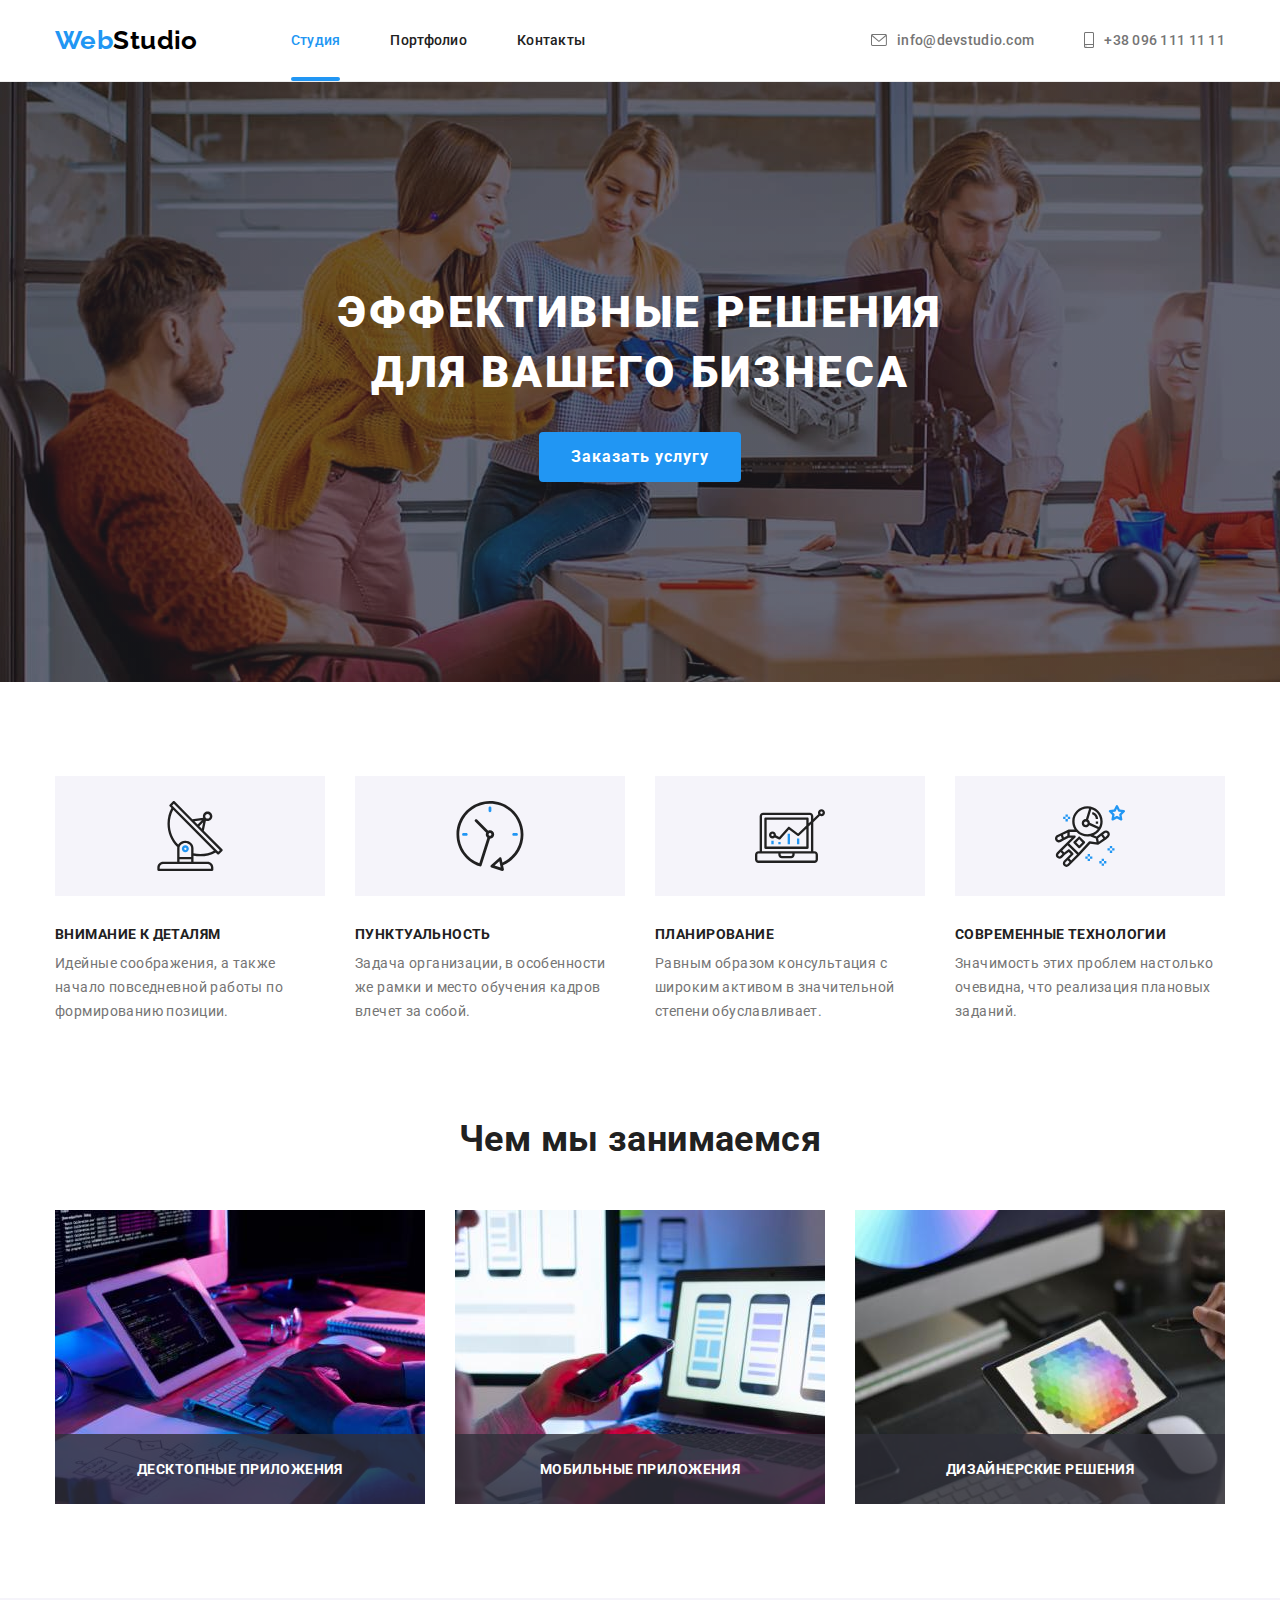
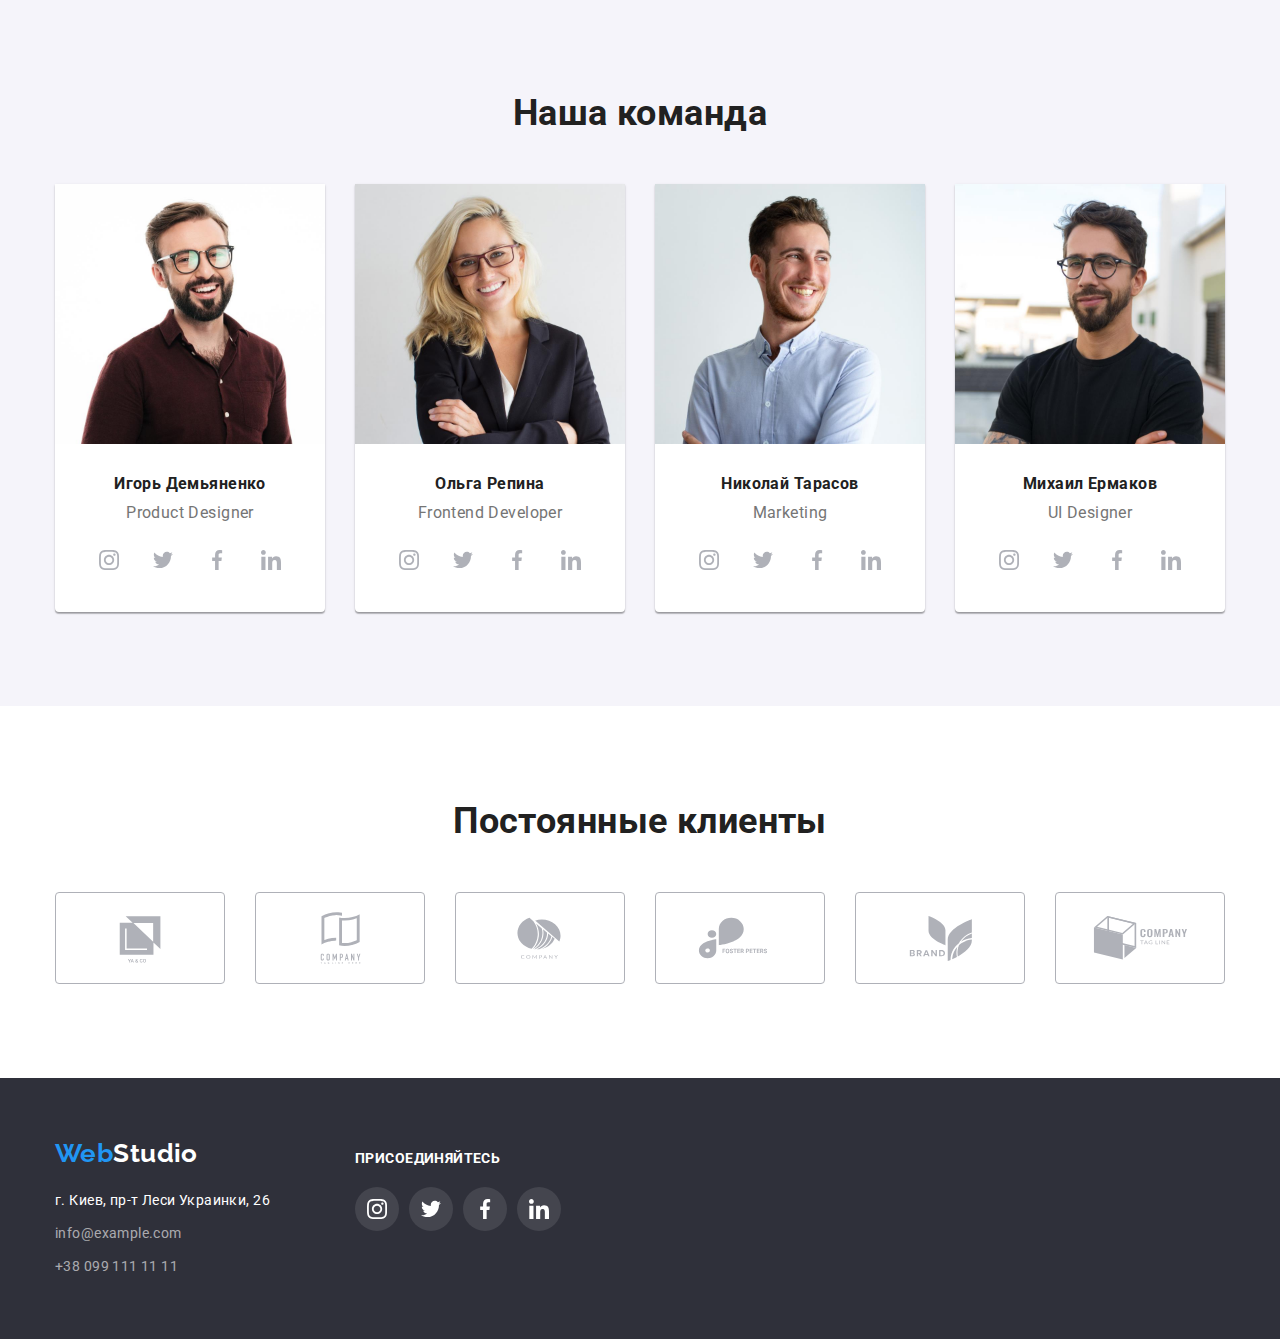
<file: index.html>
<!DOCTYPE html>
<html lang="ru">
  <head>
    <meta charset="UTF-8" />
    <meta http-equiv="X-UA-Compatible" content="IE=edge" />
    <meta name="viewport" content="width=device-width, initial-scale=1.0" />
	<link rel="shortcut icon" href="favicon.png" type="image/png">
    <title>Главная</title>
    <link
      rel="stylesheet"
      href="https://fonts.googleapis.com/css2?family=Raleway:wght@700&family=Roboto:wght@400;500;700;900&display=swap"
    />
    <link
      rel="stylesheet"
      href="https://cdnjs.cloudflare.com/ajax/libs/modern-normalize/1.0.0/modern-normalize.min.css"
    />
    <link rel="stylesheet" href="./css/styles.css" />
  </head>
  <body>
    <!-- Верхняя линия -->
    <header class="upper-line">
      <div class="container flex">
        <a class="link brand" href="./index.html">
          <span class="brand-color-one">Web</span><span class="brand-color-two">Studio</span>
        </a>
        <nav class="nav-links">
          <ul class="list-box">
            <li class="list"><a class="link active" href="./index.html">Студия</a></li>
            <li class="list"><a class="link" href="./portfolio.html">Портфолио</a></li>
            <li class="list"><a class="link" href="#">Контакты</a></li>
          </ul>
        </nav>
        <ul class="list-box">
          <li class="list email">
            <a class="link flex" href="mailto:info@devstudio.com">
              <svg class="email-icon" width="16px" height="12px">
                <use href="./images/icons.svg#email"></use>
              </svg>
              info@devstudio.com</a
            >
          </li>

          <li class="list phone">
            <a class="link flex" href="tel:+380961111111">
              <svg class="phone-icon" width="10px" height="16px">
                <use href="./images/icons.svg#phone"></use>
              </svg>
              +38 096 111 11 11</a
            >
          </li>
        </ul>
      </div>
    </header>

    <main class="main-content">
      <!-- Шапка -->
      <section class="cap">
        <div class="container flex col">
          <h1 class="cap-title">Эффективные решения для вашего бизнеса</h1>
          <button data-modal-open class="cap-btn" type="button">Заказать услугу</button>
        </div>
      </section>

      <!-- Модальное окно -->
      <div class="backdrop is-hidden" data-modal>
        <div class="modal">
          <button data-modal-close class="btn-close flex">
            <svg class="feature-icon" width="11px" height="11px">
              <use href="./images/icons.svg#close"></use>
            </svg>
          </button>
        </div>
      </div>

      <!-- Особенности -->
      <section class="features section">
        <div class="container">
          <h2 class="hidden">Наши особенности</h2>
          <ul class="list-box">
            <li class="list">
              <div class="feature-box">
                <svg class="feature-icon" width="70px" height="70px">
                  <use href="./images/icons.svg#antenna"></use>
                </svg>
              </div>
              <h3 class="title">Внимание к деталям</h3>
              <p class="text">
                Идейные соображения, а также начало повседневной работы по формированию позиции.
              </p>
            </li>

            <li class="list">
              <div class="feature-box">
                <svg class="feature-icon" width="70px" height="70px">
                  <use href="./images/icons.svg#clock"></use>
                </svg>
              </div>
              <h3 class="title">Пунктуальность</h3>
              <p class="text">
                Задача организации, в особенности же рамки и место обучения кадров влечет за собой.
              </p>
            </li>

            <li class="list">
              <div class="feature-box">
                <svg class="feature-icon" width="70px" height="70px">
                  <use href="./images/icons.svg#diagram"></use>
                </svg>
              </div>
              <h3 class="title">Планирование</h3>
              <p class="text">
                Равным образом консультация с широким активом в значительной степени обуславливает.
              </p>
            </li>

            <li class="list">
              <div class="feature-box">
                <svg class="feature-icon" width="70px" height="70px">
                  <use href="./images/icons.svg#astronaut"></use>
                </svg>
              </div>
              <h3 class="title">Современные технологии</h3>
              <p class="text">
                Значимость этих проблем настолько очевидна, что реализация плановых заданий.
              </p>
            </li>
          </ul>
        </div>
      </section>
      <!-- Чем мы занимаемся -->
      <section class="our-works section">
        <div class="container">
          <h2 class="first title">Чем мы занимаемся</h2>
          <ul class="list-box">
            <li class="list">
              <a class="link" href="#">
                <img src="./images/work1.jpg" width="370" height="294" alt="Изображение работы 1" />
                <div class="label">
                  <h3 class="title">Десктопные приложения</h3>
                </div>
              </a>
            </li>

            <li class="list">
              <a class="link" href="#">
                <img src="./images/work2.jpg" width="370" height="294" alt="Изображение работы 2" />
                <div class="label">
                  <h3 class="title">Мобильные приложения</h3>
                </div>
              </a>
            </li>

            <li class="list">
              <a class="link" href="#">
                <img src="./images/work3.jpg" width="370" height="294" alt="Изображение работы 3" />
                <div class="label">
                  <h3 class="title">Дизайнерские решения</h3>
                </div>
              </a>
            </li>
          </ul>
        </div>
      </section>

      <!-- Наша команда -->
      <section class="our-team section">
        <div class="container">
          <h2 class="first title">Наша команда</h2>
          <ul class="list-box team-cards">
            <li class="list card">
              <img
                src="./images/member1.jpg"
                width="270"
                height="260"
                alt="Фото Игоря Демьяненко"
              />
              <div class="team-card">
                <h3 class="title">Игорь Демьяненко</h3>
                <p class="profession">Product Designer</p>
                <ul class="list-box social-icons">
                  <li class="list">
                    <a class="link icon" href="#">
                      <svg class="social-icon" width="20px" height="20px">
                        <use href="./images/icons.svg#instagram"></use>
                      </svg>
                    </a>
                  </li>

                  <li class="list">
                    <a class="link icon" href="#">
                      <svg class="social-icon" width="20px" height="20px">
                        <use href="./images/icons.svg#twitter"></use>
                      </svg>
                    </a>
                  </li>

                  <li class="list">
                    <a class="link icon" href="#">
                      <svg class="social-icon" width="20px" height="20px">
                        <use href="./images/icons.svg#facebook"></use>
                      </svg>
                    </a>
                  </li>

                  <li class="list">
                    <a class="link icon" href="#">
                      <svg class="social-icon" width="20px" height="20px">
                        <use href="./images/icons.svg#linkedin"></use>
                      </svg>
                    </a>
                  </li>
                </ul>
              </div>
            </li>

            <li class="list card">
              <img src="./images/member2.jpg" width="270" height="260" alt="Фото Ольги Репиной" />
              <div class="team-card">
                <h3 class="title">Ольга Репина</h3>
                <p class="profession">Frontend Developer</p>
                <ul class="list-box social-icons">
                  <li class="list">
                    <a class="link icon" href="#">
                      <svg class="social-icon" width="20px" height="20px">
                        <use href="./images/icons.svg#instagram"></use>
                      </svg>
                    </a>
                  </li>

                  <li class="list">
                    <a class="link icon" href="#">
                      <svg class="social-icon" width="20px" height="20px">
                        <use href="./images/icons.svg#twitter"></use>
                      </svg>
                    </a>
                  </li>

                  <li class="list">
                    <a class="link icon" href="#">
                      <svg class="social-icon" width="20px" height="20px">
                        <use href="./images/icons.svg#facebook"></use>
                      </svg>
                    </a>
                  </li>

                  <li class="list">
                    <a class="link icon" href="#">
                      <svg class="social-icon" width="20px" height="20px">
                        <use href="./images/icons.svg#linkedin"></use>
                      </svg>
                    </a>
                  </li>
                </ul>
              </div>
            </li>

            <li class="list card">
              <img
                src="./images/member3.jpg"
                width="270"
                height="260"
                alt="Фото Николая Тарасова"
              />
              <div class="team-card">
                <h3 class="title">Николай Тарасов</h3>
                <p class="profession">Marketing</p>
                <ul class="list-box social-icons">
                  <li class="list">
                    <a class="link icon" href="#">
                      <svg class="social-icon" width="20px" height="20px">
                        <use href="./images/icons.svg#instagram"></use>
                      </svg>
                    </a>
                  </li>

                  <li class="list">
                    <a class="link icon" href="#">
                      <svg class="social-icon" width="20px" height="20px">
                        <use href="./images/icons.svg#twitter"></use>
                      </svg>
                    </a>
                  </li>

                  <li class="list">
                    <a class="link icon" href="#">
                      <svg class="social-icon" width="20px" height="20px">
                        <use href="./images/icons.svg#facebook"></use>
                      </svg>
                    </a>
                  </li>

                  <li class="list">
                    <a class="link icon" href="#">
                      <svg class="social-icon" width="20px" height="20px">
                        <use href="./images/icons.svg#linkedin"></use>
                      </svg>
                    </a>
                  </li>
                </ul>
              </div>
            </li>

            <li class="list card">
              <img
                src="./images/member4.jpg"
                width="270"
                height="260"
                alt="Фото Михаила Ермакова"
              />
              <div class="team-card">
                <h3 class="title">Михаил Ермаков</h3>
                <p class="profession">UI Designer</p>
                <ul class="list-box social-icons">
                  <li class="list">
                    <a class="link icon" href="#">
                      <svg class="social-icon" width="20px" height="20px">
                        <use href="./images/icons.svg#instagram"></use>
                      </svg>
                    </a>
                  </li>

                  <li class="list">
                    <a class="link icon" href="#">
                      <svg class="social-icon" width="20px" height="20px">
                        <use href="./images/icons.svg#twitter"></use>
                      </svg>
                    </a>
                  </li>

                  <li class="list">
                    <a class="link icon" href="#">
                      <svg class="social-icon" width="20px" height="20px">
                        <use href="./images/icons.svg#facebook"></use>
                      </svg>
                    </a>
                  </li>

                  <li class="list">
                    <a class="link icon" href="#">
                      <svg class="social-icon" width="20px" height="20px">
                        <use href="./images/icons.svg#linkedin"></use>
                      </svg>
                    </a>
                  </li>
                </ul>
              </div>
            </li>
          </ul>
        </div>
      </section>

      <section class="reg-customers section">
        <div class="container flex col">
          <h2 class="first title">Постоянные клиенты</h2>
          <ul class="list-box customers-cards">
            <li class="list">
              <a href="#" class="link company-box">
                <svg class="company-icon" width="106px" height="60px">
                  <use href="./images/icons.svg#company-one"></use>
                </svg>
              </a>
            </li>

            <li class="list">
              <a href="#" class="link company-box">
                <svg class="company-icon" width="106px" height="60px">
                  <use href="./images/icons.svg#company-two"></use>
                </svg>
              </a>
            </li>

            <li class="list">
              <a href="#" class="link company-box">
                <svg class="company-icon" width="106px" height="60px">
                  <use href="./images/icons.svg#company-three"></use>
                </svg>
              </a>
            </li>

            <li class="list">
              <a href="#" class="link company-box">
                <svg class="company-icon" width="106px" height="60px">
                  <use href="./images/icons.svg#company-four"></use>
                </svg>
              </a>
            </li>

            <li class="list">
              <a href="#" class="link company-box">
                <svg class="company-icon" width="106px" height="60px">
                  <use href="./images/icons.svg#company-five"></use>
                </svg>
              </a>
            </li>

            <li class="list">
              <a href="#" class="link company-box">
                <svg class="company-icon" width="106px" height="60px">
                  <use href="./images/icons.svg#company-six"></use>
                </svg>
              </a>
            </li>
          </ul>
        </div>
      </section>
    </main>

    <!-- Футер -->
    <footer class="footer">
      <div class="container footer-align">
        <div>
          <div class="brand">
            <a class="link" href="./index.html">
              <span class="brand-color-one">Web</span><span class="brand-color-two">Studio</span>
            </a>
          </div>
          <address class="address">
            <p class="footer-address">г. Киев, пр-т Леси Украинки, 26</p>
            <ul class="list-box col">
              <li class="list">
                <a class="link" href="mailto:info@example.com">info@example.com</a>
              </li>

              <li class="list"><a class="link" href="tel:+380991111111">+38 099 111 11 11</a></li>
            </ul>
          </address>
        </div>
        <div class="social-container">
          <h3 class="title">присоединяйтесь</h3>
          <ul class="list-box social-icons">
            <li class="list">
              <a href="#" class="link icon">
                <svg class="social-icon" width="20px" height="20px">
                  <use href="./images/icons.svg#instagram"></use>
                </svg>
              </a>
            </li>

            <li class="list">
              <a href="#" class="link icon">
                <svg class="social-icon" width="20px" height="20px">
                  <use href="./images/icons.svg#twitter"></use>
                </svg>
              </a>
            </li>

            <li class="list">
              <a href="#" class="link icon">
                <svg class="social-icon" width="20px" height="20px">
                  <use href="./images/icons.svg#facebook"></use>
                </svg>
              </a>
            </li>

            <li class="list">
              <a href="#" class="link icon">
                <svg class="social-icon" width="20px" height="20px">
                  <use href="./images/icons.svg#linkedin"></use>
                </svg>
              </a>
            </li>
          </ul>
        </div>
      </div>
    </footer>

    <script src="./js/modal.js"></script>
  </body>
</html>
</file>
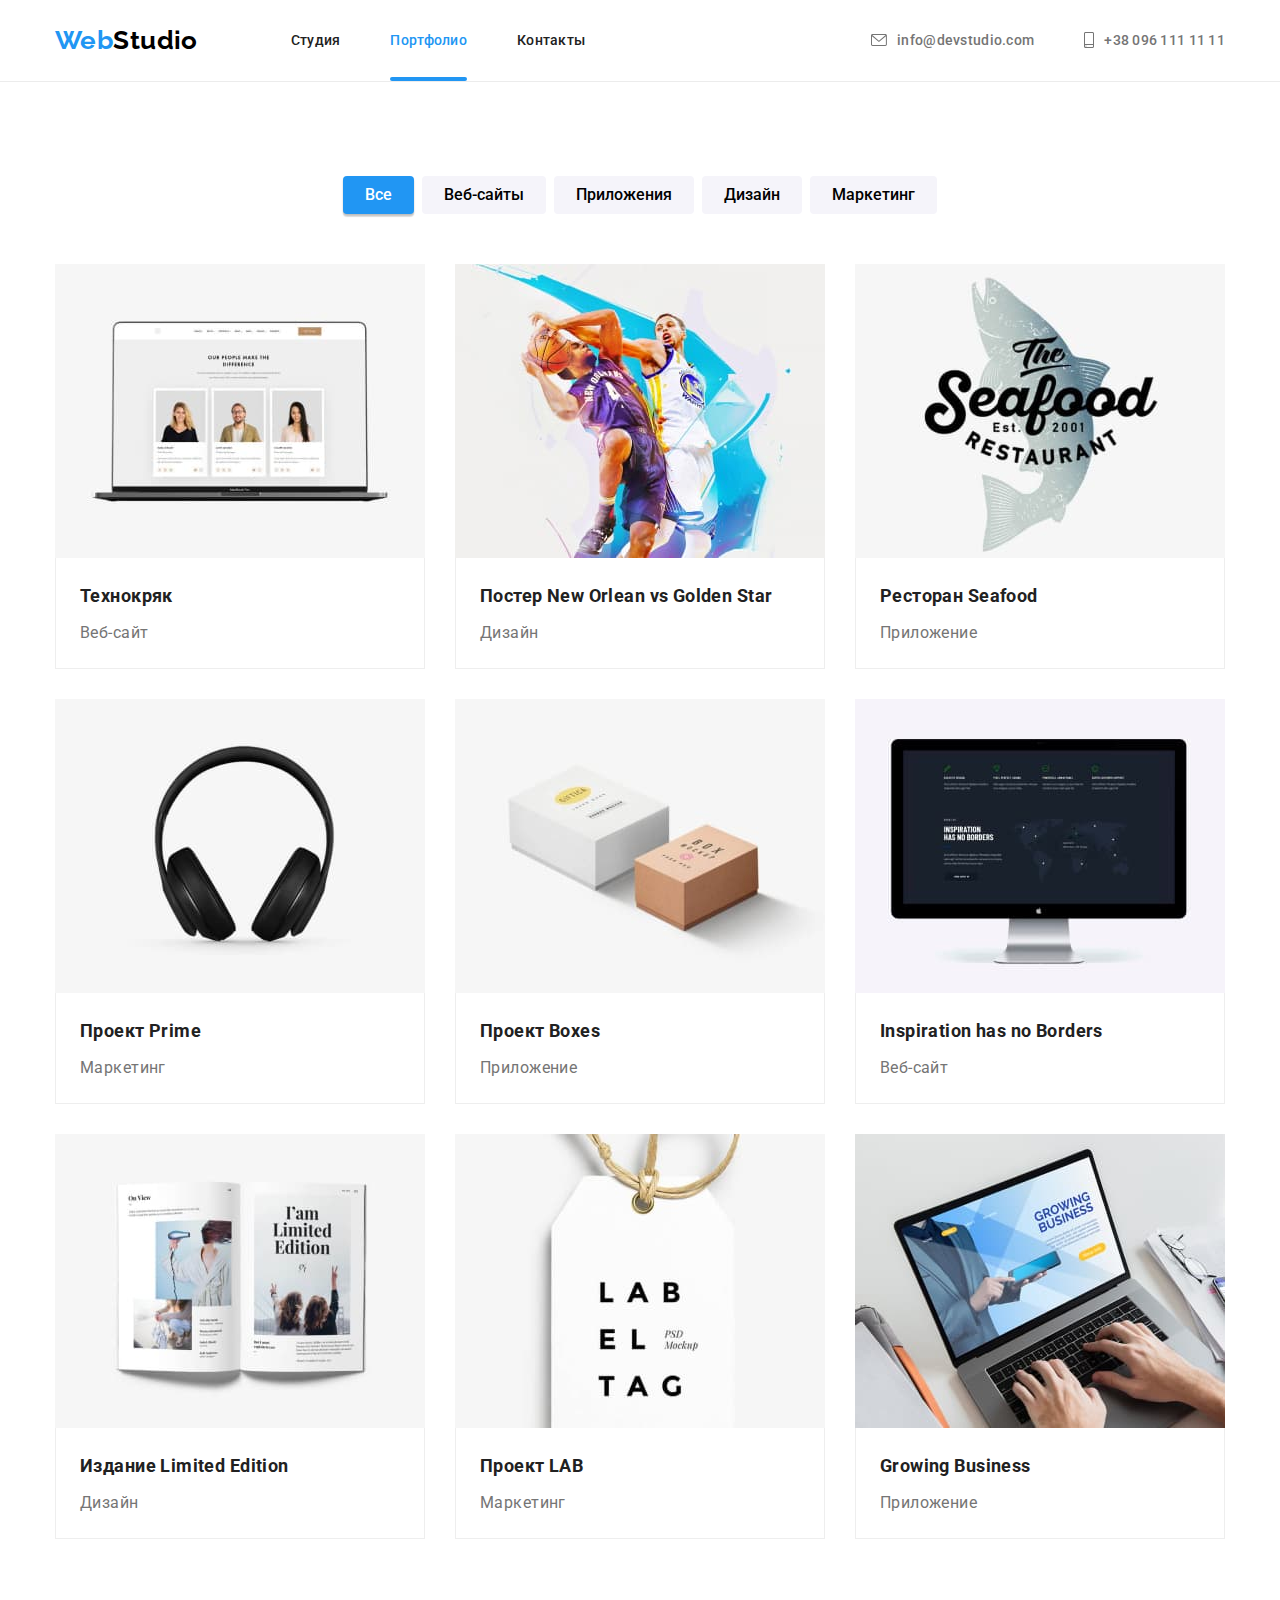
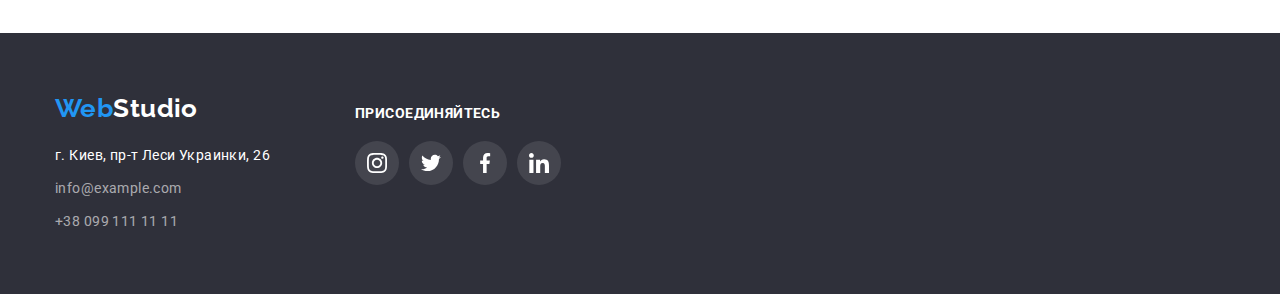
<file: portfolio.html>
<!DOCTYPE html>
<html lang="en">
  <head>
    <meta charset="UTF-8" />
    <meta http-equiv="X-UA-Compatible" content="IE=edge" />
    <meta name="viewport" content="width=device-width, initial-scale=1.0" />
	<link rel="shortcut icon" href="favicon.png" type="image/png">
    <title>Портфолио</title>
    <link
      href="https://fonts.googleapis.com/css2?family=Raleway:wght@700&family=Roboto:wght@400;500;700;900&display=swap"
      rel="stylesheet"
    />
    <link
      rel="stylesheet"
      href="https://cdnjs.cloudflare.com/ajax/libs/modern-normalize/1.0.0/modern-normalize.min.css"
    />
    <link rel="stylesheet" href="./css/styles.css" />
  </head>
  <body>
    <!-- Верхняя линия -->
    <header class="upper-line">
      <div class="container flex">
        <a class="link brand" href="./index.html">
          <span class="brand-color-one">Web</span><span class="brand-color-two">Studio</span>
        </a>
        <nav class="nav-links">
          <ul class="list-box">
            <li class="list"><a class="link" href="./index.html">Студия</a></li>
            <li class="list"><a class="link active" href="./portfolio.html">Портфолио</a></li>
            <li class="list"><a class="link" href="#">Контакты</a></li>
          </ul>
        </nav>
        <ul class="list-box">
          <li class="list email">
            <a class="link flex" href="mailto:info@devstudio.com">
              <svg class="email-icon" width="16px" height="12px">
                <use href="./images/icons.svg#email"></use>
              </svg>
              info@devstudio.com</a
            >
          </li>

          <li class="list phone">
            <a class="link flex" href="tel:+380961111111">
              <svg class="phone-icon" width="10px" height="16px">
                <use href="./images/icons.svg#phone"></use>
              </svg>
              +38 096 111 11 11</a
            >
          </li>
        </ul>
      </div>
    </header>

    <main class="main-content">
      <section class="portfolio section">
        <div class="container flex col">
          <h1 class="hero-title hidden">Наши портфолио</h1>
          <ul class="list-box filters">
            <li class="list"><button class="btn btn-active" type="button">Все</button></li>
            <li class="list"><button class="btn" type="button">Веб-сайты</button></li>
            <li class="list"><button class="btn" type="button">Приложения</button></li>
            <li class="list"><button class="btn" type="button">Дизайн</button></li>
            <li class="list"><button class="btn" type="button">Маркетинг</button></li>
          </ul>

          <ul class="list-box portfolio-cards">
            <li class="list">
              <a href="#" class="link">
                <div class="image-box">
                  <div class="overlay flex">
                      <p class="text">
                        Технокряк это современная площадка распространения коронавируса. Компании используют эту платформу для цифрового шпионажа и атак на защищённые сервера конкурентов.
                      </p>
                  </div>
                  <img
                  src="./images/tehno.jpg"
                  width="370"
                  height="294"
                  alt="Внешний вид веб сайта"
                  />
                </div>
                  <div class="portfolio-card">
                    <h3 class="title">Технокряк</h3>
                    <p class="type">Веб-сайт</p>
                  </div>
              </a>
            </li>

            <li class="list">
              <a href="#" class="link">
                <div class="image-box">
                  <div class="overlay flex">
                      <p class="text">
                        Постер New Orlean vs Golden Star это ...
                      </p>
                  </div>
                <img
                  src="./images/poster.jpg"
                  width="370"
                  height="294"
                  alt="Постер с баскетболистами"
                />
                </div>
                <div class="portfolio-card">
                  <h3 class="title">Постер New Orlean vs Golden Star</h3>
                  <p class="type">Дизайн</p>
                </div>
              </a>
            </li>

            <li class="list">
              <a href="#" class="link">
                <div class="image-box">
                  <div class="overlay flex">
                      <p class="text">
                        Ресторан Seafood это ...
                      </p>
                  </div>
                <img
                  src="./images/restaurant.jpg"
                  width="370"
                  height="294"
                  alt="Ємблема ресторана"
                />
                </div>
                <div class="portfolio-card">
                  <h3 class="title">Ресторан Seafood</h3>
                  <p class="type">Приложение</p>
                </div>
              </a>
            </li>

            <li class="list">
              <a href="#" class="link">
                <div class="image-box">
                  <div class="overlay flex">
                      <p class="text">
                        Проект Prime это ...
                      </p>
                  </div>
                <img
                  src="./images/prime.jpg"
                  width="370"
                  height="294"
                  alt="Изображение с Наушниками"
                />
                </div>
                <div class="portfolio-card">
                  <h3 class="title">Проект Prime</h3>
                  <p class="type">Маркетинг</p>
                </div>
              </a>
            </li>

            <li class="list">
              <a href="#" class="link">
                <div class="image-box">
                  <div class="overlay flex">
                      <p class="text">
                        Проект Boxes это ...
                      </p>
                  </div>
                <img
                  src="./images/boxes.jpg"
                  width="370"
                  height="294"
                  alt="Изображение с коробками"
                />
                </div>
                <div class="portfolio-card">
                  <h3 class="title">Проект Boxes</h3>
                  <p class="type">Приложение</p>
                </div>
              </a>
            </li>

            <li class="list">
              <a href="#" class="link">
                <div class="image-box">
                  <div class="overlay flex">
                      <p class="text">
                        Inspiration has no Borders это ...
                      </p>
                  </div>
                <img
                  src="./images/Inspiration.jpg"
                  width="370"
                  height="294"
                  alt="Внешний вид веб сайта"
                />
                </div>
                <div class="portfolio-card">
                  <h3 class="title">Inspiration has no Borders</h3>
                  <p class="type">Веб-сайт</p>
                </div>
              </a>
            </li>

            <li class="list">
              <a href="#" class="link">
                <div class="image-box">
                  <div class="overlay flex">
                      <p class="text">
                        Издание Limited Edition это ...
                      </p>
                  </div>
                <img
                  src="./images/edition.jpg"
                  width="370"
                  height="294"
                  alt="Изображение журнала"
                />
                </div>
                <div class="portfolio-card">
                  <h3 class="title">Издание Limited Edition</h3>
                  <p class="type">Дизайн</p>
                </div>
              </a>
            </li>

            <li class="list">
              <a href="#" class="link">
                <div class="image-box">
                  <div class="overlay flex">
                      <p class="text">
                        Проект LAB это ...
                      </p>
                  </div>
                <img src="./images/lab.jpg" width="370" height="294" alt="Эмблема проэкта" />
                </div>
                <div class="portfolio-card">
                  <h3 class="title">Проект LAB</h3>
                  <p class="type">Маркетинг</p>
                </div>
              </a>
            </li>

            <li class="list">
              <a href="#" class="link">
                <div class="image-box">
                  <div class="overlay flex">
                      <p class="text">
                        Growing Business это ...
                      </p>
                  </div>
                <img
                  src="./images/business.jpg"
                  width="370"
                  height="294"
                  alt="Ноутбук с приложением"
                />
                </div>
                <div class="portfolio-card">
                  <h3 class="title">Growing Business</h3>
                  <p class="type">Приложение</p>
                </div>
              </a>
            </li>
          </ul>
        </div>
      </section>
    </main>

    <!-- Футер -->
    <footer class="footer">
      <div class="container footer-align">
        <div>
          <div class="brand">
            <a class="link" href="./index.html">
              <span class="brand-color-one">Web</span><span class="brand-color-two">Studio</span>
            </a>
          </div>
          <address class="address">
            <p class="footer-address">г. Киев, пр-т Леси Украинки, 26</p>
            <ul class="list-box col">
              <li class="list">
                <a class="link" href="mailto:info@example.com">info@example.com</a>
              </li>

              <li class="list"><a class="link" href="tel:+380991111111">+38 099 111 11 11</a></li>
            </ul>
          </address>
        </div>
        <div class="social-container">
          <h3 class="title">присоединяйтесь</h3>
          <ul class="list-box social-icons">
            <li class="list">
              <a href="#" class="link icon">
                <svg class="social-icon" width="20px" height="20px">
                  <use href="./images/icons.svg#instagram"></use>
                </svg>
              </a>
            </li>

            <li class="list">
              <a href="#" class="link icon">
                <svg class="social-icon" width="20px" height="20px">
                  <use href="./images/icons.svg#twitter"></use>
                </svg>
              </a>
            </li>

            <li class="list">
              <a href="#" class="link icon">
                <svg class="social-icon" width="20px" height="20px">
                  <use href="./images/icons.svg#facebook"></use>
                </svg>
              </a>
            </li>

            <li class="list">
              <a href="#" class="link icon">
                <svg class="social-icon" width="20px" height="20px">
                  <use href="./images/icons.svg#linkedin"></use>
                </svg>
              </a>
            </li>
          </ul>
        </div>
      </div>
    </footer>
  </body>
</html>
</file>
<file: css/styles.css>
:root {
  --body-bgc: #ffffff; /* Колір фону тіла сайту*/
  --pri-text: #757575; /* Основний колір тексту */
  --pri-title: #212121; /* Основний колір заголовків */
  --pri-link: #212121; /* Основний колір посилань*/
  --pri-btn-text: #212121; /* Основний колір тексту кнопок */
  --sec-btn-text: #ffffff; /* Вторинний колір тексту кнопок */
  --btn-bgc: #f5f4fa; /* Основний колір фону кнопок */
  --pri-brand: #2196f3; /* Основний колір бренду (лого) */
  --accent: #2196f3; /* колір акценту (виділення посилань і кнопок)*/
  --btn-hover: #188ce8; /* Колір ховера для кнопки героя*/
  --sec-brand: #000000; /* вторинний колір бренду (лого шапка) */
  --ter-brand: #ffffff; /* Третинний колір бренду (лого футер) */
  --pri-section-bgc: #ffffff; /* Основний колір фону секцій*/
  --sec-section-bgc: #f5f4fa; /* Вторинний колір фону секцій */
  --ter-section-bgc: #2f303a; /* третинний колір фону секцій (шапка і футер) */
  --hero-text: #ffffff; /* Колір тексту героя */
  --footer-contacts: rgba(255, 255, 255, 0.6); /*колір контактів в підвалі */
  --ft-text: #ffffff; /* Колір тексту адреси у футері*/

  --color-one: #212121; /*SVG базовый цвет 1*/
  --color-two: #2196f3; /*SVG базовы цвет 2*/
  --color-three: #afb1b8; /* SVG базовый цвет 3 */

  --anim-func: cubic-bezier(0.4, 0, 0.2, 1);
  --anim-time: 250ms;
}

/*ЗАГАЛЬНІ СТИЛІ*/
body {
  background-color: var(--body-bgc);
  color: var(--pri-text);
  font-family: 'Roboto', 'Raleway', sans-serif;
  letter-spacing: 0.03em;
  font-size: 14px;
  line-height: 1.714; /*24px*/
}

h1,
h2,
h3,
ul,
p {
  margin: 0;
  padding: 0;
}

img {
  display: block;
  max-width: 100%;
  height: auto;
}

.section {
  padding-top: 94px;
  padding-bottom: 94px;
}

.list-box {
  list-style: none;

  display: flex;
}

.link {
  text-decoration: none;
  color: inherit;
}

.link.active,
.footer .link:focus,
.footer .link:hover,
.upper-line .link:focus,
.upper-line .link:hover {
  color: var(--accent);
}

.active {
  position: relative;
}

.active::after {
  content: "";
  display: inline-block;
  position: absolute;
  background-color: var(--accent);
  height: 4px;
  width: 100%;
  border-radius: 2px;
  bottom: -33px;
  left: 0;
}

.container {
  width: 1200px;
  padding: 0px 15px;
  margin: 0 auto;
}

.hidden {
  position: absolute;
  clip: rect(0 0 0 0);
  width: 1px;
  height: 1px;
  margin: -1px;
}

.flex {
  display: flex;
  align-items: center;
}

.col {
  flex-direction: column;
}

.icon {
  display: flex;
  align-items: center;
  justify-content: center;
  height: 44px;
  width: 44px;
  border-radius: 50%;
}

.overlay, .backdrop {
  transition: transform var(--anim-time) var(--anim-func), opacity var(--anim-time) var(--anim-func), visibility var(--anim-time) var(--anim-func);
}

.btn, .link {
  transition: color var(--anim-time) var(--anim-func), box-shadow var(--anim-time) var(--anim-func), background-color var(--anim-time) var(--anim-func);
}

.icon, .cap-btn {
  transition: background-color var(--anim-time) var(--anim-func);
}

.social-icon, .company-icon {
  transition: fill var(--anim-time) var(--anim-func);
}

.link.icon:hover,
.link.icon:focus {
  fill: var(--hero-text);
  background-color: var(--accent);
}

/*header*/

.upper-line {
  border-bottom: 1px solid #ececec;
  padding: 25px 0;
}

.upper-line .list:not(:first-child) {
  margin-left: 50px;
}

.nav-links {
  margin-left: 93px;
}

.upper-line .list-box {
  margin-left: auto;
}

.upper-line .list {
  letter-spacing: 0.02em;
  line-height: 1.172;
  font-weight: 500;
}

.email-icon,
.phone-icon {
  margin-right: 10px;
  fill: currentColor;
}

.brand {
  font-family: 'Raleway';
  font-weight: bold;
  font-size: 26px;
  line-height: 1.192;
}

.brand-color-one {
  color: var(--pri-brand);
}

.upper-line .brand-color-two {
  color: var(--sec-brand);
}

.nav-links .list {
  color: var(--pri-link);
}

.contacts .list {
  color: var(--pri-text);
}

/*footer*/

.footer .brand-color-two {
  color: var(--ter-brand);
}

.cap,
footer {
  background-color: var(--ter-section-bgc);
}

.footer {
  padding-top: 60px;
  padding-bottom: 60px;
}

.footer-address {
  color: var(--ft-text);
  font-style: normal;
}

.address {
  margin-top: 20px;
  margin-right: 15px;
}

.footer .list-box {
  color: var(--footer-contacts);
  font-style: normal;
}

.address .list {
  margin-top: 9px;
}
.social-container {
  width: 206px;
  height: 80px;
  margin-left: 70px;
  margin-top: 12px;
}

.social-container .title {
  color: var(--ft-text);
  margin-bottom: 20px;
}

.footer .icon {
  background-color: rgba(255, 255, 255, 0.1);
}
.footer .social-icon {
  fill: var(--hero-text);
}

 
.footer-align {
  display: flex;
}

/*Стилі файлу index */

.cap {
  padding: 200px 0;
  background-image: linear-gradient(to right, rgba(47, 48, 58, 0.4), rgba(47, 48, 58, 0.4)),
    url(.././images/cap-bg-img.jpg);
  max-width: 1600px;
  margin-left: auto;
  margin-right: auto;
}

.cap-title {
  width: 696px;
  font-weight: 900;
  font-size: 44px;
  line-height: 1.364;
  letter-spacing: 0.06em;
  text-transform: uppercase;
  color: var(--hero-text);

  text-align: center;
  margin-bottom: 30px;
}

.cap-btn {
  cursor: pointer;
  font-size: 16px;
  background-color: var(--accent);
  font-weight: bold;
  line-height: 1.875;
  letter-spacing: 0.06em;
  color: var(--hero-text);

  padding: 10px 32px;
  border: 0px;
  border-radius: 4px;
}

.cap-btn:hover,
.cap-btn:focus {
  background-color: var(--btn-hover);
}

.backdrop.is-hidden {
  visibility: hidden;
  opacity: 0;
  pointer-events: none;
}

.backdrop {
  position: fixed;
  top: 0;
  left: 0;
  width: 100%;
  height: 100%;
  background-color: rgba(0, 0, 0, 0.2);
  border-color: rgba(0, 0, 0, 0.5);
  opacity: 1;
  visibility: visible;
  z-index: 1;
}

.modal {
  position: absolute;
  top: 50%;
  left: 50%;
  transform: translate(-50%, -50%);
  width: 528px;
  height: 581px;
  background: #FFFFFF;
  box-shadow: 0px 1px 3px rgba(0, 0, 0, 0.12), 0px 1px 1px rgba(0, 0, 0, 0.14), 0px 2px 1px rgba(0, 0, 0, 0.2);
  border-radius: 4px;
}

.btn-close {
  justify-content: center;
  cursor: pointer;
  position: absolute;
  right: 8px;
  top: 8px;
  width: 30px;
  height: 30px;
  border-radius: 50%;
  border: 1px solid rgba(0, 0, 0, 0.1);
  background-color: var(--body-bgc);
}

.feature-box {
  display: block;
  margin-bottom: 30px;
  padding: 25px 100px;
  background-color: var(--sec-section-bgc);
  width: 270px;
  height: 120px;
}

.our-works.section {
  padding-top: 0px;
}

.our-works .title,
.our-team .title,
.profession {
  text-align: center;
}

.our-team {
  background-color: var(--sec-section-bgc);
}

.our-team .list.card {
  background-color: var(--pri-section-bgc);
  border-radius: 0px 0px 4px 4px;
  box-shadow: 0px 1px 3px rgba(0, 0, 0, 0.12), 0px 1px 1px rgba(0, 0, 0, 0.14),
    0px 2px 1px rgba(0, 0, 0, 0.2);
}

.features .list:not(:first-child),
.our-works .list:not(:first-child),
.our-team .list.card:not(:first-child) {
  margin-left: 30px;
}

.features .list .title,
.our-team .list .title {
  margin-bottom: 10px;
}

.team-card {
  padding: 30px 0;
}

.social-icons .list:not(:first-child) {
  margin-left: 10px;
}

.our-team .social-icons {
  align-items: center;
  justify-content: center;
  margin-top: 16px;
}

.our-team .social-icon, .company-icon {
  fill: var(--color-three);
}

.our-team .icon:hover .social-icon,
.our-team .icon:focus .social-icon{
  fill: var(--hero-text);
}
.company-box {
  display: block;
  width: 170px;
  height: 92px;
  border: 1px solid var(--color-three);
  border-radius: 4px;
  padding: 16px 32px;
}

.company-box:hover,
.company-box:focus {
  border: 1px solid var(--accent);
}

.company-box:hover .company-icon,
.company-box:focus .company-icon{
  fill: var(--accent);
}
.main-content .title {
  color: var(--pri-title);
}

.features .list {
  width: 270px;
}

.features .title,
.social-container .title,
.label .title {
  text-transform: uppercase;
  line-height: 1.172;
  font-size: inherit;
}

.our-works .list {
  position: relative;
}

.label {
  width: 100%;
  bottom: 0;
  position: absolute;
  background-color: rgba(47, 48, 58, 0.8);;
  padding: 27px 0px;
}

.label .title {
   color: var(--hero-text);
}

.our-team .title,
.our-team .profession {
  font-size: 16px;
  line-height: 1.188;
}

.first.title {
  font-size: 36px;
  line-height: 1.167;
  margin-bottom: 50px;
}

.customers-cards .list {
  flex-basis: calc(100% / 6 - 30px);
  margin-left: 30px;
}

.customers-cards {
  margin-left: -30px;
}

/*Стилы файлу portfolio*/

.portfolio .title {
  font-size: 18px;
  line-height: 2;
}

.portfolio .type {
  font-size: 16px;
  line-height: 1.875;
}

.filters .btn {
  padding: 6px 22px;
}

.btn {
  font-family: inherit;
  font-weight: 500;
  font-size: 16px;
  height: 38px;
  line-height: 1.625;
  background-color: var(--btn-bgc);
  border-style: none;
  border-radius: 4px;
}

.btn-active,
.btn:hover,
.btn:focus {
  cursor: pointer;
  background-color: var(--accent);
  color: var(--sec-btn-text);

  box-shadow: 0px 3px 1px rgba(0, 0, 0, 0.1), 0px 1px 2px rgba(0, 0, 0, 0.08),
    0px 2px 2px rgba(0, 0, 0, 0.12);
}

.filters .list:not(:first-child) {
  margin-left: 8px;
}

.filters {
  margin-bottom: 50px;
}

.portfolio-card {
  border: 1px solid #eeeeee;
  border-top: none;
  padding: 20px 24px;
}

.portfolio-cards .list {
  flex-basis: calc(100% / 3 - 30px);
  margin-top: 30px;
  margin-left: 30px;
}

.portfolio-cards {
  margin-top: -30px;
  margin-left: -30px;
  flex-wrap: wrap;
}

.portfolio-card .title {
  margin-bottom: 4px;
}
/*для применения теней*/
.portfolio-cards .link {
  display: block;
}

.portfolio-cards .link:focus,
.portfolio-cards .link:hover {
  box-shadow: 0px 1px 1px rgba(0, 0, 0, 0.12), 0px 4px 4px rgba(0, 0, 0, 0.06),
  1px 4px 6px rgba(0, 0, 0, 0.16);
}

.portfolio-cards .image-box {
  position: relative;
  overflow: hidden;
}

.overlay .text {
  padding: 0 24px;
  color: var(--hero-text);
  font-size: 18px;
  line-height: 1.556;
}
.portfolio-cards .overlay {
  position: absolute;
  background-color: rgba(33, 150, 243, 0.9);
  height: 100%;
  width: 100%;
  opacity: 0;
  bottom: -100%;
  pointer-events: none;
}

.portfolio-cards .link:hover .overlay,
.portfolio-cards .link:focus .overlay {
  opacity: 1;
  transform: translateY(-100%);
}
</file>
